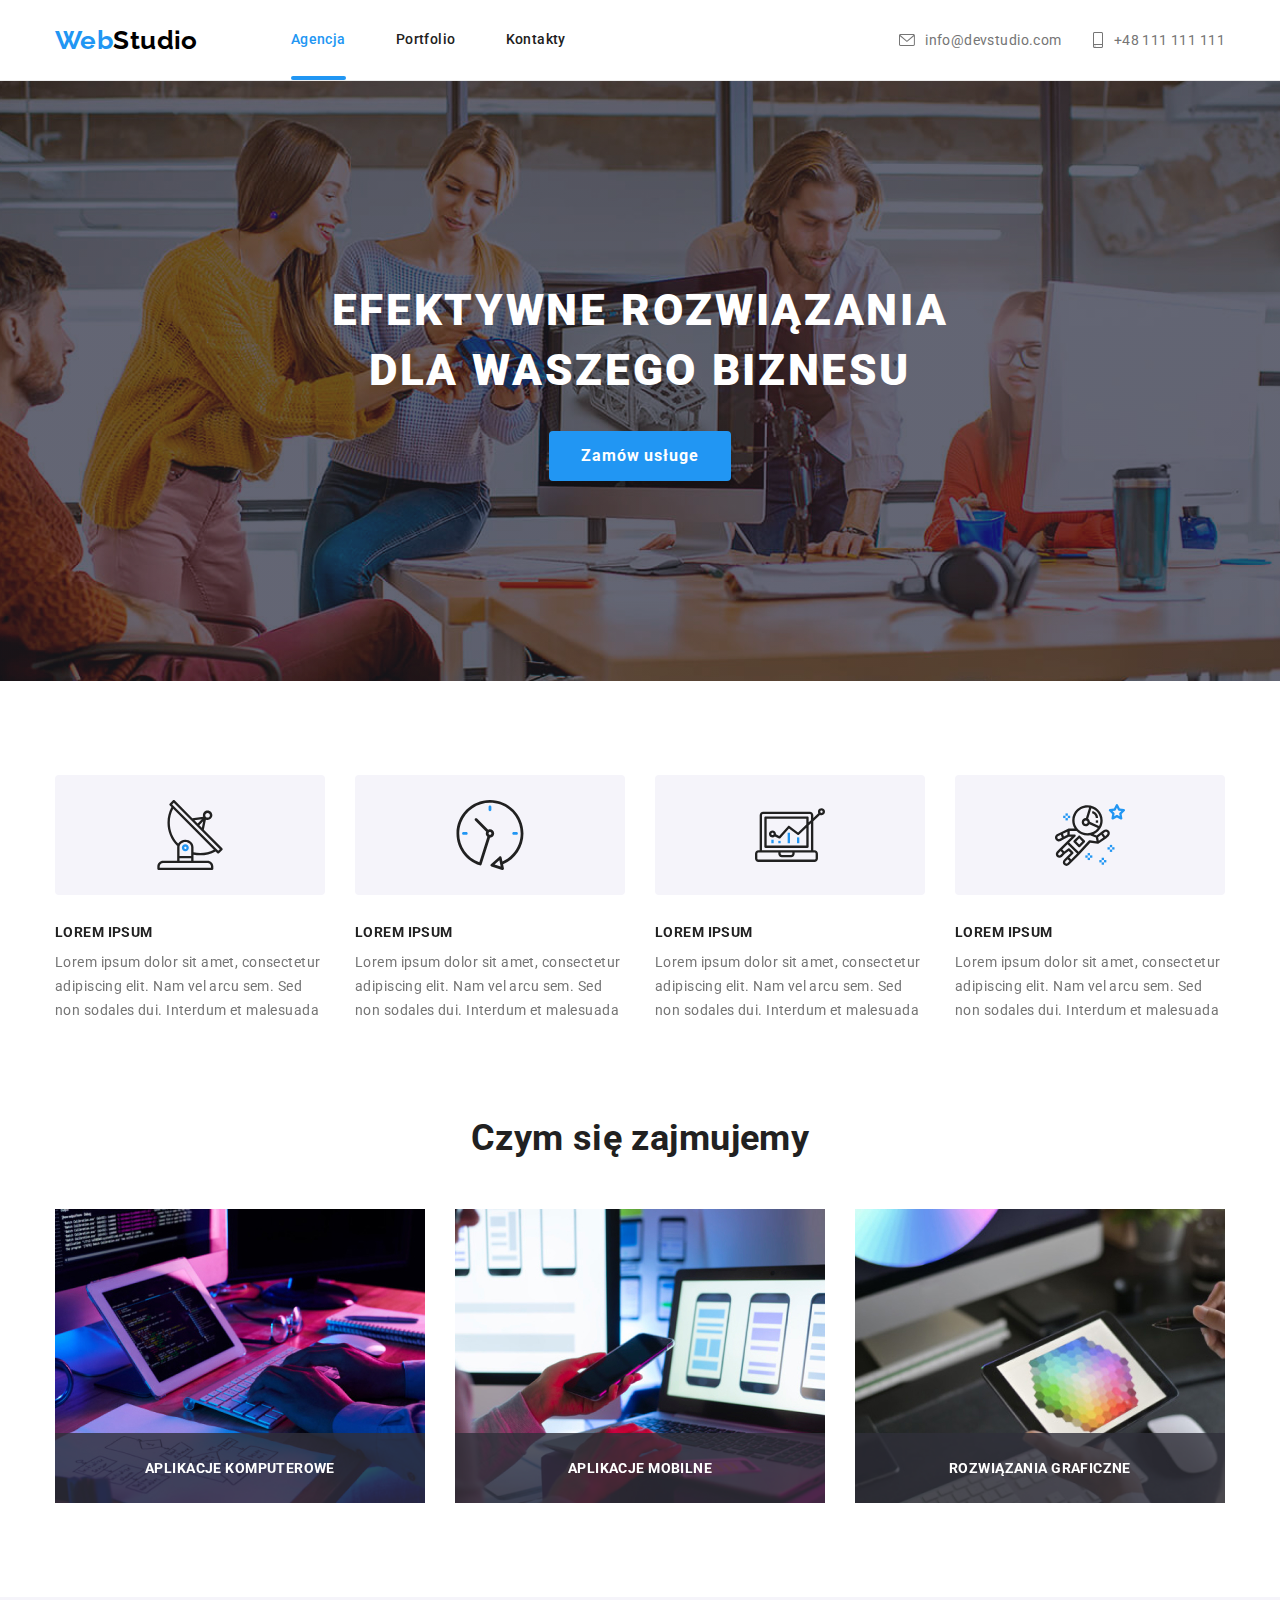
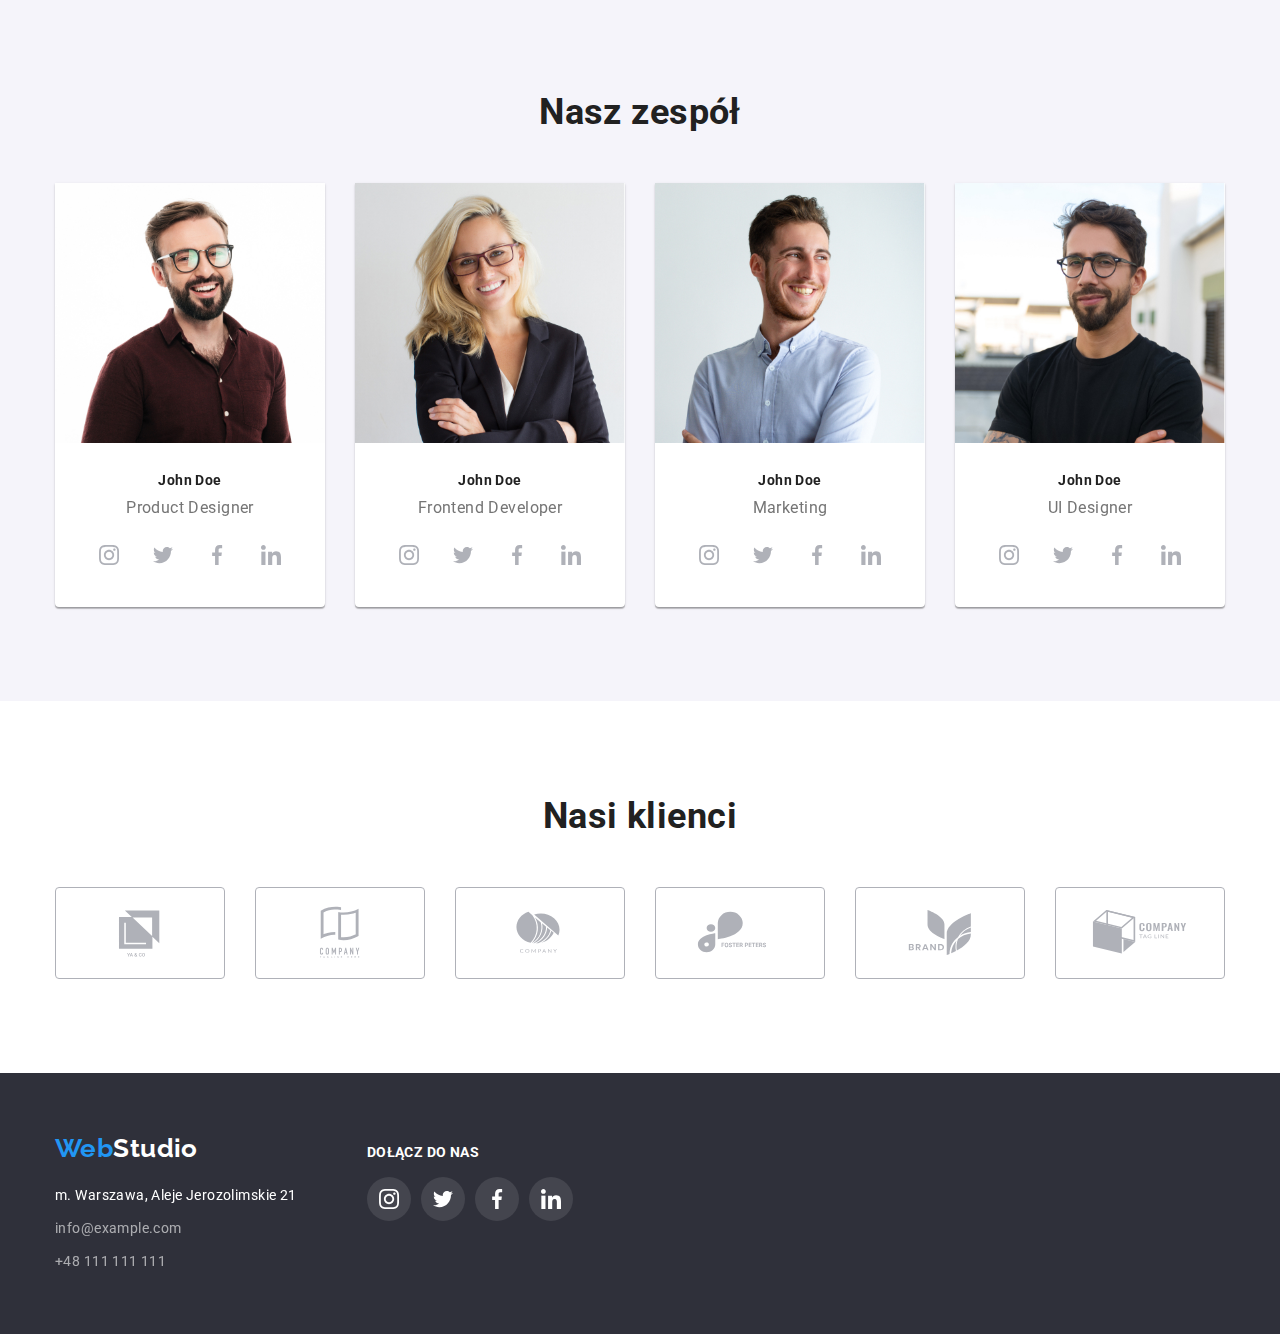
<file: index.html>
<!DOCTYPE html>
<html lang="en">
  <head>
    <meta charset="UTF-8" />
    <meta name="viewport" content="width=device-width, initial-scale=1.0" />
    <meta http-equiv="X-UA-Compatible" content="ie=edge" />
    <title>Studio</title>
    <link
      rel="stylesheet"
      href="https://cdnjs.cloudflare.com/ajax/libs/modern-normalize/1.0.0/modern-normalize.min.css"
    />
    <link rel="preconnect" href="https://fonts.googleapis.com" />
    <link rel="preconnect" href="https://fonts.gstatic.com" crossorigin />
    <link
      href="https://fonts.googleapis.com/css2?family=Raleway:wght@700&family=Roboto:wght@400;500;700;900&display=swap"
      rel="stylesheet"
    />
    <link rel="stylesheet" href="css/styles.css" />
  </head>

  <body>
    <header>
      <div class="container menu-elem">
        <a class="logo link" href="./index.html">
          <span class="blue-logo">Web</span>Studio
        </a>
        <nav class="main-navigation">
          <ul class="main-nav list">
            <li class="menu-list list">
              <a class="menu-link current" href="./index.html">Agencja</a>
            </li>
            <li class="menu-list list">
              <a class="menu-link" href="./portfolio.html">Portfolio</a>
            </li>
            <li class="menu-list list">
              <a class="menu-link" href="#">Kontakty</a>
            </li>
          </ul>
        </nav>
        <ul class="header-contact list">
          <li class="list">
            <a class="link" href="mailto:info@example.com">
              <svg class="contact-icon">
                <use href="./images/icons.svg#icon-envelope"></use>
              </svg>
              info@devstudio.com
            </a>
          </li>
          <li class="list">
            <a class="link" href="tel:+48111111111">
              <svg class="contact-icon-phone">
                <use href="./images/icons.svg#icon-smartphone"></use>
              </svg>
              +48 111 111 111</a
            >
          </li>
        </ul>
      </div>
    </header>
    <main>
      <section class="banner banner-image imgoverlay">
        <div class="container">
          <h1 class="banner-title">
            EFEKTYWNE ROZWIĄZANIA DLA WASZEGO BIZNESU
          </h1>
          <button class="main-button" type="button" data-modal-open>
            Zamów usługe
          </button>
          <div class="backdrop is-hidden" data-modal>
            <div class="modal">
              <button class="close-button" data-modal-close><svg class="closeicon">
                <use href="./images/closeicon.svg#closeicon"></use>
                </svg>
              </button>
              </div>
          </div>
          
      </div>
        </div>
      </section>
      <section class="section">
        <div class="container">
          <ul class="card list">
            <li class="list card-list">
              <div class="card-icon-background">
                <svg class="card-icon">
                  <use href="./images/iconscolor.svg#icon-antenna-1"></use>
                </svg>
              </div>
              <h3 class="card-title">LOREM IPSUM</h3>
              <p class="card-content">
                Lorem ipsum dolor sit amet, consectetur adipiscing elit. Nam vel
                arcu sem. Sed non sodales dui. Interdum et malesuada
              </p>
            </li>
            <li class="list card-list">
              <div class="card-icon-background">
                <svg class="card-icon">
                  <use href="./images/iconscolor.svg#icon-clock-1"></use>
                </svg>
              </div>
              <h3 class="card-title">LOREM IPSUM</h3>
              <p class="card-content">
                Lorem ipsum dolor sit amet, consectetur adipiscing elit. Nam vel
                arcu sem. Sed non sodales dui. Interdum et malesuada
              </p>
            </li>
            <li class="list card-list">
              <div class="card-icon-background">
                <svg class="card-icon">
                  <use href="./images/iconscolor.svg#icon-diagram-1"></use>
                </svg>
              </div>
              <h3 class="card-title">LOREM IPSUM</h3>
              <p class="card-content">
                Lorem ipsum dolor sit amet, consectetur adipiscing elit. Nam vel
                arcu sem. Sed non sodales dui. Interdum et malesuada
              </p>
            </li>
            <li class="list card-list">
              <div class="card-icon-background">
                <svg class="card-icon">
                  <use href="./images/iconscolor.svg#icon-astronaut-1"></use>
                </svg>
              </div>
              <h3 class="card-title">LOREM IPSUM</h3>
              <p class="card-content">
                Lorem ipsum dolor sit amet, consectetur adipiscing elit. Nam vel
                arcu sem. Sed non sodales dui. Interdum et malesuada
              </p>
            </li>
          </ul>
        </div>
      </section>
      <section lang="pl" class="section work">
        <div class="container">
          <h2 class="section-t">Czym się zajmujemy</h2>
          <ul class="image-list list">
            <li class="list">
              <img
                class="image-simple-list-home"
                src="./images/coding.jpg"
                alt="osoba przy komputerze z wydrukowanym algorytmem"
                height="294"
              />
              <p class="label">APLIKACJE KOMPUTEROWE</p>
            </li>
            <li class="list">
              <img
                class="image-simple-list-home"
                src="./images/mokap.jpg"
                alt="programista ogląda mokapy na ekranie"
                height="294"
              />
              <p class="label">APLIKACJE MOBILNE</p>
            </li>
            <li class="list">
              <img
                class="image-simple-list-home"
                src="./images/colorpalet.jpg"
                alt="osoba ogląda palętę kolorów na tablecie"
                height="294"
              />
              <p class="label">ROZWIĄZANIA GRAFICZNE</p>
            </li>
          </ul>
        </div>
      </section>
      <section class="section team">
        <div class="container">
          <h2 class="section-t">Nasz zespół</h2>
          <ul class="team-wrapper list">
            <li class="team-item">
              <img
                class="image-simple-list"
                src="./images/productdesigner.jpg"
                alt="male team member"
                height="390"
              />
              <div class="team-wrap">
                <h3 class="card-title">John Doe</h3>
                <p class="card-descripion">Product Designer</p>
                <ul class="social-list list">
                  <li class="social-item link">
                    <a class="social-list-link" href="#">
                      <svg class="social-icon">
                        <use href="./images/icons.svg#icon-instagram-2"></use>
                      </svg>
                    </a>
                  </li>
                  <li class="social-item link">
                    <a class="social-list-link" href="#">
                      <svg class="social-icon">
                        <use href="./images/icons.svg#icon-twitter-1"></use>
                      </svg>
                    </a>
                  </li>
                  <li class="social-item link">
                    <a class="social-list-link" href="#">
                      <svg class="social-icon">
                        <use href="./images/icons.svg#icon-facebook-1"></use>
                      </svg>
                    </a>
                  </li>
                  <li class="social-item link">
                    <a class="social-list-link" href="#">
                      <svg class="social-icon">
                        <use href="./images/icons.svg#icon-linkedin-1"></use>
                      </svg>
                    </a>
                  </li>
                </ul>
              </div>
            </li>
            <li class="team-item">
              <img
                class="image-simple-list"
                src="./images/frontenddeveloper.jpg"
                alt="female team member"
                height="390"
              />
              <div class="team-wrap">
                <h3 class="card-title">John Doe</h3>
                <p class="card-descripion">Frontend Developer</p>
                <ul class="social-list list">
                  <li class="social-item link">
                    <a class="social-list-link" href="#">
                      <svg class="social-icon">
                        <use href="./images/icons.svg#icon-instagram-2"></use>
                      </svg>
                    </a>
                  </li>
                  <li class="social-item link">
                    <a class="social-list-link" href="#">
                      <svg class="social-icon">
                        <use href="./images/icons.svg#icon-twitter-1"></use>
                      </svg>
                    </a>
                  </li>
                  <li class="social-item link">
                    <a class="social-list-link" href="#">
                      <svg class="social-icon">
                        <use href="./images/icons.svg#icon-facebook-1"></use>
                      </svg>
                    </a>
                  </li>
                  <li class="social-item link">
                    <a class="social-list-link" href="#">
                      <svg class="social-icon">
                        <use href="./images/icons.svg#icon-linkedin-1"></use>
                      </svg>
                    </a>
                  </li>
                </ul>
              </div>
            </li>
            <li class="team-item">
              <img
                class="image-simple-list"
                src="./images/marketing.jpg"
                alt="male team member"
                height="390"
              />
              <div class="team-wrap">
                <h3 class="card-title">John Doe</h3>
                <p class="card-descripion">Marketing</p>
                <ul class="social-list list">
                  <li class="social-item link">
                    <a class="social-list-link" href="#">
                      <svg class="social-icon">
                        <use href="./images/icons.svg#icon-instagram-2"></use>
                      </svg>
                    </a>
                  </li>
                  <li class="social-item link">
                    <a class="social-list-link" href="#">
                      <svg class="social-icon">
                        <use href="./images/icons.svg#icon-twitter-1"></use>
                      </svg>
                    </a>
                  </li>
                  <li class="social-item link">
                    <a class="social-list-link" href="#">
                      <svg class="social-icon">
                        <use href="./images/icons.svg#icon-facebook-1"></use>
                      </svg>
                    </a>
                  </li>
                  <li class="social-item link">
                    <a class="social-list-link" href="#">
                      <svg class="social-icon">
                        <use href="./images/icons.svg#icon-linkedin-1"></use>
                      </svg>
                    </a>
                  </li>
                </ul>
              </div>
            </li>
            <li class="team-item">
              <img
                class="image-simple-list"
                src="./images/uidesigner.jpg"
                alt="male team member"
                width="406"
                height="390"
              />
              <div class="team-wrap">
                <h3 class="card-title">John Doe</h3>
                <p class="card-descripion">UI Designer</p>
                <ul class="social-list list">
                  <li class="social-item link">
                    <a class="social-list-link" href="#">
                      <svg class="social-icon">
                        <use href="./images/icons.svg#icon-instagram-2"></use>
                      </svg>
                    </a>
                  </li>
                  <li class="social-item link">
                    <a class="social-list-link" href="#">
                      <svg class="social-icon">
                        <use href="./images/icons.svg#icon-twitter-1"></use>
                      </svg>
                    </a>
                  </li>
                  <li class="social-item link">
                    <a class="social-list-link" href="#">
                      <svg class="social-icon">
                        <use href="./images/icons.svg#icon-facebook-1"></use>
                      </svg>
                    </a>
                  </li>
                  <li class="social-item link">
                    <a class="social-list-link" href="#">
                      <svg class="social-icon">
                        <use href="./images/icons.svg#icon-linkedin-1"></use>
                      </svg>
                    </a>
                  </li>
                </ul>
              </div>
            </li>
          </ul>
        </div>
      </section>
      <section class="section clients">
        <div class="container">
          <h2 class="section-t">Nasi klienci</h2>
          <ul class="clients-list list">
            <li>
              <a class="clients-list-link" href="#">
                <svg class="clients-icon">
                  <use href="./images/icons.svg#icon-logo"></use>
                </svg>
              </a>
            </li>
            <li>
              <a class="clients-list-link" href="#">
                <svg class="clients-icon">
                  <use href="./images/icons.svg#icon-logo-1"></use>
                </svg>
              </a>
            </li>
            <li>
              <a class="clients-list-link" href="#">
                <svg class="clients-icon">
                  <use href="./images/icons.svg#icon-logo-2"></use>
                </svg>
              </a>
            </li>
            <li>
              <a class="clients-list-link" href="#">
                <svg class="clients-icon">
                  <use href="./images/icons.svg#icon-logo-3"></use>
                </svg>
              </a>
            </li>
            <li>
              <a class="clients-list-link" href="#">
                <svg class="clients-icon">
                  <use href="./images/icons.svg#icon-logo-4"></use>
                </svg>
              </a>
            </li>
            <li>
              <a class="clients-list-link" href="#">
                <svg class="clients-icon">
                  <use href="./images/icons.svg#icon-logo-5"></use>
                </svg>
              </a>
            </li>
          </ul>
        </div>
      </section>
    </main>
    <footer class="footer-banner">
      <div class="container footer-container">
        <div>
          <div class="logo-footer">
            <a class="link-footer" href="./index.html">
              <span class="blue-logo">Web</span
              ><span class="footer-white-logo">Studio</span>
            </a>
          </div>
          <address class="footer-address">
            <ul class="content list">
              <li class="postal list address-item">
                m. Warszawa, Aleje Jerozolimskie 21
              </li>
              <li class="list address-item">
                <a
                  class="email-index footer-email address-item"
                  href="mailto:info@example.com"
                  >info@example.com</a
                >
              </li>
              <li class="list">
                <a class="footer-tel-no footer-pn" href="tel:+48111111111"
                  >+48 111 111 111</a
                >
              </li>
            </ul>
          </address>
        </div>
        <div class="container-social">
          <p class="footer-title">DOŁĄCZ DO NAS</p>
          <ul class="social-list list">
            <li class="social-item link">
              <a class="social-list-link footer" href="#">
                <svg class="social-icon footer-icon">
                  <use href="./images/icons.svg#icon-instagram-2"></use>
                </svg>
              </a>
            </li>
            <li class="social-item link">
              <a class="social-list-link footer" href="#">
                <svg class="social-icon footer-icon">
                  <use href="./images/icons.svg#icon-twitter-1"></use>
                </svg>
              </a>
            </li>
            <li class="social-item link">
              <a class="social-list-link footer" href="#">
                <svg class="social-icon footer-icon">
                  <use href="./images/icons.svg#icon-facebook-1"></use>
                </svg>
              </a>
            </li>
            <li class="social-item link">
              <a class="social-list-link footer" href="#">
                <svg class="social-icon footer-icon">
                  <use href="./images/icons.svg#icon-linkedin-1"></use>
                </svg>
              </a>
            </li>
          </ul>
        </div>
      </div>
    </footer>
    <script src="./js/modal.js"></script>
  </body>
</html>
</file>
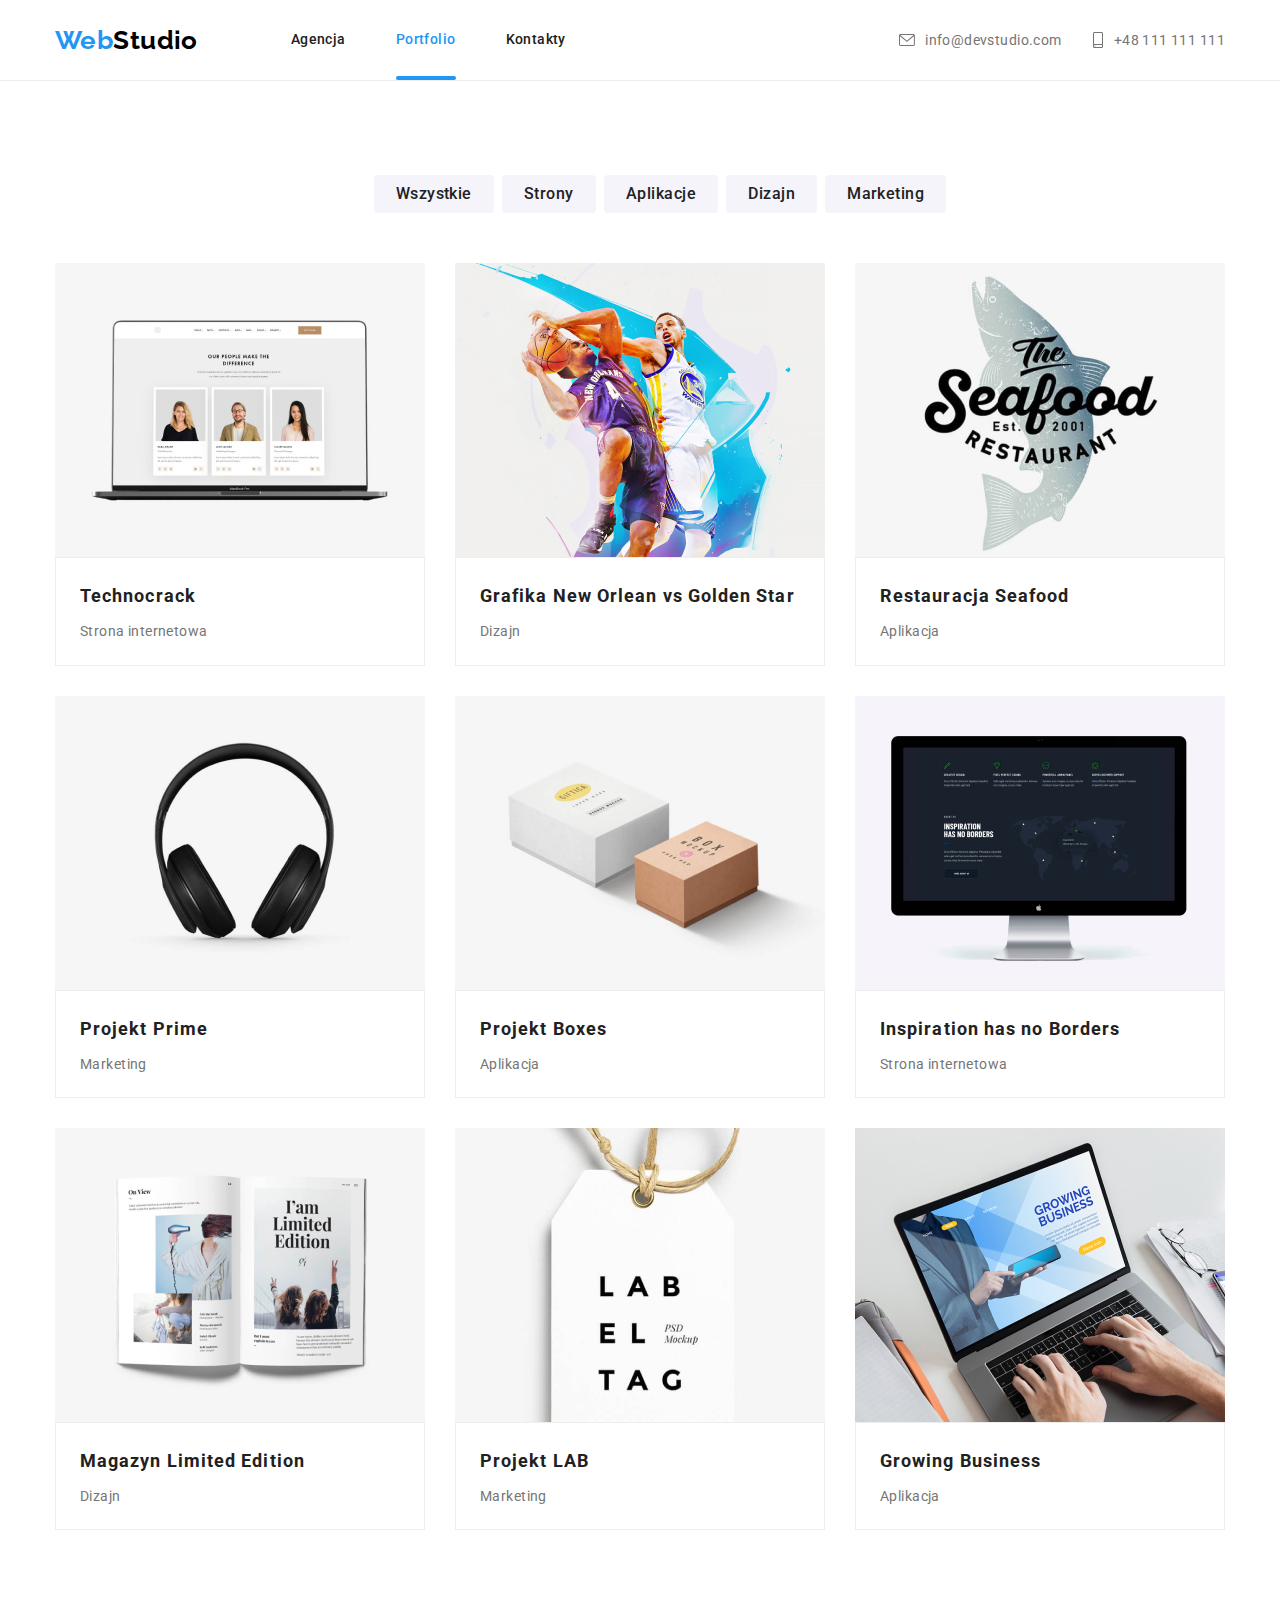
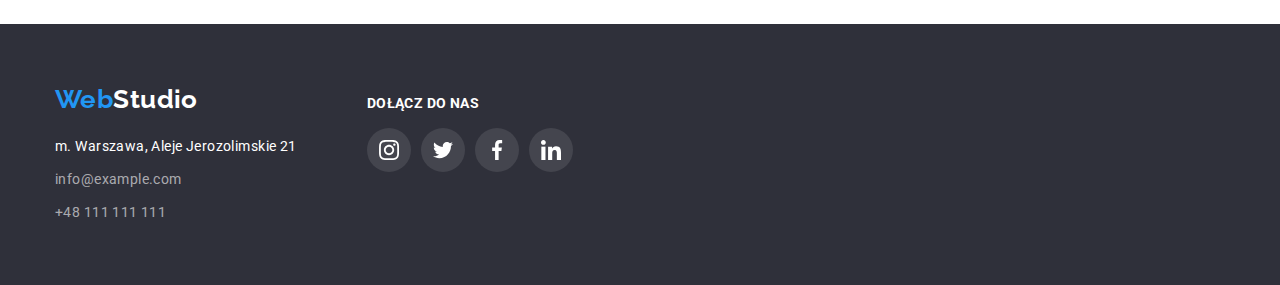
<file: portfolio.html>
<!DOCTYPE html>
<html lang="en">
  <head>
    <meta charset="UTF-8" />
    <meta name="viewport" content="width=device-width, initial-scale=1.0" />
    <meta http-equiv="X-UA-Compatible" content="ie=edge" />
    <title>Portfolio</title>
    <link
      rel="stylesheet"
      href="https://cdnjs.cloudflare.com/ajax/libs/modern-normalize/1.0.0/modern-normalize.min.css"
    />
    <link rel="preconnect" href="https://fonts.googleapis.com" />
    <link rel="preconnect" href="https://fonts.gstatic.com" crossorigin />
    <link
      href="https://fonts.googleapis.com/css2?family=Raleway:wght@700&family=Roboto:wght@400;500;700;900&display=swap"
      rel="stylesheet"
    />
    <link rel="stylesheet" href="css/styles.css" />
  </head>
  <body>
    <header>
      <div class="container menu-elem">
        <a class="logo link" href="./index.html">
          <span class="blue-logo">Web</span>Studio
        </a>
        <nav class="main-navigation">
          <ul class="main-nav list">
            <li class="menu-list list">
              <a class="menu-link" href="./index.html">Agencja</a>
            </li>
            <li class="menu-list list">
              <a class="menu-link current" href="./portfolio.html">Portfolio</a>
            </li>
            <li class="menu-list list">
              <a class="menu-link" href="#">Kontakty</a>
            </li>
          </ul>
        </nav>
        <ul class="header-contact list">
          <li class="list">
            <a class="link" href="mailto:info@example.com">
              <svg class="contact-icon">
                <use href="./images/icons.svg#icon-envelope"></use>
              </svg>
              info@devstudio.com
            </a>
          </li>
          <li class="list">
            <a class="link" href="tel:+48111111111">
              <svg class="contact-icon-phone">
                <use href="./images/icons.svg#icon-smartphone"></use>
              </svg>
              +48 111 111 111</a
            >
          </li>
        </ul>
      </div>
    </header>
    <main>
      <section class="section">
        <div class="container">
          <ul class="button-wrapper">
            <li class="button" type="button">
              <button class="b-p-title">Wszystkie</button>
            </li>
            <li class="button" type="button">
              <button class="b-p-title button">Strony</button>
            </li>
            <li class="button" type="button">
              <button class="b-p-title">Aplikacje</button>
            </li>
            <li class="button" type="button">
              <button class="b-p-title">Dizajn</button>
            </li>
            <li class="button" type="button">
              <button class="b-p-title">Marketing</button>
            </li>
          </ul>
          <ul class="portfolio-wrapper list">
            <li class="portfolio-item">
              <a class="portfolio-link" href="#">
                <div class="wraper-overlay">
                  <img
                    class="image-simple-list-p"
                    src="./images/www.jpg"
                    alt="male team member"
                    height="390"
                  />
                  <div class="hover-overlay">
                    <p>
                      Technocrack jest popularną platformą wykorzystywaną do
                      rozpowszechniania koronawirusa. Firmy wykorzystują tę
                      platformę do celów szpiegowskich i ataków na
                      niezabezpieczone serwery konkurencji
                    </p>
                  </div>
                </div>
                <div class="f-c-portfolio">
                  <h3 class="card-title portfolio-title-card">Technocrack</h3>
                  <p class="portfolio-card-content">Strona internetowa</p>
                </div>
              </a>
            </li>
            <li class="portfolio-item">
              <a class="portfolio-link" href="#">
                <div class="wraper-overlay">
                  <img
                    class="image-simple-list-p"
                    src="./images/design.jpg"
                    alt="female team member"
                    height="390"
                  />
                  <div class="hover-overlay">
                    <p>
                      Technocrack jest popularną platformą wykorzystywaną do
                      rozpowszechniania koronawirusa. Firmy wykorzystują tę
                      platformę do celów szpiegowskich i ataków na
                      niezabezpieczone serwery konkurencji
                    </p>
                  </div>
                </div>
                <div class="f-c-portfolio">
                  <h3 class="card-title portfolio-title-card">
                    Grafika New Orlean vs Golden Star
                  </h3>
                  <p class="portfolio-card-content">Dizajn</p>
                </div>
              </a>
            </li>
            <li class="portfolio-item">
              <a class="portfolio-link" href="#">
                <div class="wraper-overlay">
                  <img
                    class="image-simple-list-p"
                    src="./images/app.jpg"
                    alt="male team member"
                    height="390"
                  />
                  <div class="hover-overlay">
                    <p>
                      Technocrack jest popularną platformą wykorzystywaną do
                      rozpowszechniania koronawirusa. Firmy wykorzystują tę
                      platformę do celów szpiegowskich i ataków na
                      niezabezpieczone serwery konkurencji
                    </p>
                  </div>
                </div>
                <div class="f-c-portfolio">
                  <h3 class="card-title portfolio-title-card">
                    Restauracja Seafood
                  </h3>
                  <p class="portfolio-card-content">Aplikacja</p>
                </div>
              </a>
            </li>
            <li class="portfolio-item">
              <a class="portfolio-link" href="#">
                <div class="wraper-overlay">
                  <img
                    class="image-simple-list-p"
                    src="./images/marketingprojekt.jpg"
                    alt="male team member"
                    height="390"
                  />
                  <div class="hover-overlay">
                    <p>
                      Technocrack jest popularną platformą wykorzystywaną do
                      rozpowszechniania koronawirusa. Firmy wykorzystują tę
                      platformę do celów szpiegowskich i ataków na
                      niezabezpieczone serwery konkurencji
                    </p>
                  </div>
                </div>
                <div class="f-c-portfolio">
                  <h3 class="card-title portfolio-title-card">Projekt Prime</h3>
                  <p class="portfolio-card-content">Marketing</p>
                </div>
              </a>
            </li>
            <li class="portfolio-item">
              <a class="portfolio-link" href="#">
                <div class="wraper-overlay">
                  <img
                    class="image-simple-list-p"
                    src="./images/appboxes.jpg"
                    alt="female team member"
                    height="390"
                  />
                  <div class="hover-overlay">
                    <p>
                      Technocrack jest popularną platformą wykorzystywaną do
                      rozpowszechniania koronawirusa. Firmy wykorzystują tę
                      platformę do celów szpiegowskich i ataków na
                      niezabezpieczone serwery konkurencji
                    </p>
                  </div>
                </div>
                <div class="f-c-portfolio">
                  <h3 class="card-title portfolio-title-card">Projekt Boxes</h3>
                  <p class="portfolio-card-content">Aplikacja</p>
                </div>
              </a>
            </li>
            <li class="portfolio-item">
              <a class="portfolio-link" href="#">
                <div class="wraper-overlay">
                  <img
                    class="image-simple-list-p"
                    src="./images/wwwnoborders.jpg"
                    alt="male team member"
                    height="390"
                  />
                  <div class="hover-overlay">
                    <p>
                      Technocrack jest popularną platformą wykorzystywaną do
                      rozpowszechniania koronawirusa. Firmy wykorzystują tę
                      platformę do celów szpiegowskich i ataków na
                      niezabezpieczone serwery konkurencji
                    </p>
                  </div>
                </div>
                <div class="f-c-portfolio">
                  <h3 class="card-title portfolio-title-card">
                    Inspiration has no Borders
                  </h3>
                  <p class="portfolio-card-content">Strona internetowa</p>
                </div>
              </a>
            </li>
            <li class="portfolio-item">
              <a class="portfolio-link" href="#">
                <div class="wraper-overlay">
                  <img
                    class="image-simple-list-p"
                    src="./images/designmagazin.jpg"
                    alt="male team member"
                    height="390"
                  />
                  <div class="hover-overlay">
                    <p>
                      Technocrack jest popularną platformą wykorzystywaną do
                      rozpowszechniania koronawirusa. Firmy wykorzystują tę
                      platformę do celów szpiegowskich i ataków na
                      niezabezpieczone serwery konkurencji
                    </p>
                  </div>
                </div>
                <div class="f-c-portfolio">
                  <h3 class="card-title portfolio-title-card">
                    Magazyn Limited Edition
                  </h3>
                  <p class="portfolio-card-content">Dizajn</p>
                </div>
              </a>
            </li>
            <li class="portfolio-item">
              <a class="portfolio-link" href="#">
                <div class="wraper-overlay">
                  <img
                    class="image-simple-list-p"
                    src="./images/marketinglab.jpg"
                    alt="female team member"
                    height="390"
                  />
                  <div class="hover-overlay">
                    <p>
                      Technocrack jest popularną platformą wykorzystywaną do
                      rozpowszechniania koronawirusa. Firmy wykorzystują tę
                      platformę do celów szpiegowskich i ataków na
                      niezabezpieczone serwery konkurencji
                    </p>
                  </div>
                </div>
                <div class="f-c-portfolio">
                  <h3 class="card-title portfolio-title-card">Projekt LAB</h3>
                  <p class="portfolio-card-content">Marketing</p>
                </div>
              </a>
            </li>
            <li class="portfolio-item">
              <a class="portfolio-link" href="#">
                <div class="wraper-overlay">
                  <img
                    class="image-simple-list-p"
                    src="./images/appbusiness.jpg"
                    alt="male team member"
                    height="390"
                  />
                  <div class="hover-overlay">
                    <p>
                      Technocrack jest popularną platformą wykorzystywaną do
                      rozpowszechniania koronawirusa. Firmy wykorzystują tę
                      platformę do celów szpiegowskich i ataków na
                      niezabezpieczone serwery konkurencji
                    </p>
                  </div>
                </div>
                <div class="f-c-portfolio">
                  <h3 class="card-title portfolio-title-card">
                    Growing Business
                  </h3>
                  <p class="portfolio-card-content">Aplikacja</p>
                </div>
              </a>
            </li>
          </ul>
        </div>
      </section>
    </main>
    <footer class="footer-banner">
      <div class="container footer-container">
        <div>
          <div class="logo-footer">
            <a class="link-footer" href="./index.html">
              <span class="blue-logo">Web</span
              ><span class="footer-white-logo">Studio</span>
            </a>
          </div>
          <address class="footer-address">
            <ul class="content list">
              <li class="postal list address-item">
                m. Warszawa, Aleje Jerozolimskie 21
              </li>
              <li class="list address-item">
                <a
                  class="email-index footer-email address-item"
                  href="mailto:info@example.com"
                  >info@example.com</a
                >
              </li>
              <li class="list">
                <a class="footer-tel-no footer-pn" href="tel:+48111111111"
                  >+48 111 111 111</a
                >
              </li>
            </ul>
          </address>
        </div>
        <div class="container-social">
          <p class="footer-title">DOŁĄCZ DO NAS</p>
          <ul class="social-list list">
            <li class="social-item link">
              <a class="social-list-link footer" href="#">
                <svg class="social-icon footer-icon">
                  <use href="./images/icons.svg#icon-instagram-2"></use>
                </svg>
              </a>
            </li>
            <li class="social-item link">
              <a class="social-list-link footer" href="#">
                <svg class="social-icon footer-icon">
                  <use href="./images/icons.svg#icon-twitter-1"></use>
                </svg>
              </a>
            </li>
            <li class="social-item link">
              <a class="social-list-link footer" href="#">
                <svg class="social-icon footer-icon">
                  <use href="./images/icons.svg#icon-facebook-1"></use>
                </svg>
              </a>
            </li>
            <li class="social-item link">
              <a class="social-list-link footer" href="#">
                <svg class="social-icon footer-icon">
                  <use href="./images/icons.svg#icon-linkedin-1"></use>
                </svg>
              </a>
            </li>
          </ul>
        </div>
      </div>
    </footer>
  </body>
</html>
</file>
<file: css/styles.css>
*,
*::before,
*::after {
    box-sizing: border-box;
}
:root {
    --bg-color: #2F303A;
    --link-button-color: #2196F3;
    --content-color: #757575;
    --title-color: #212121;
    --primary-color: white;
    --second-color: black;
    --button-stat-color: #F5F4FA;
    --footer-color: rgba(255, 255, 255, 0.6);
    --social-icon-color: #AFB1B8;
}

body {
    font-family: 'Roboto', sans-serif;
    font-size: 14px;
    color: var(--content-color);
    letter-spacing: 0.03em;
}
h1,
h2,
h3,
h4,
h5,
h6,
p {
    margin: 0;
}
img {
    display: block;
    max-width: 100%;
    height: auto;
}
address {
    font-style: normal;
}
button {
    display: block;
    cursor: pointer;
    border: none;
    border-radius: 4px;
}
.section {
    padding-top: 94px;
    padding-bottom: 94px;
}
.container {
    width: 1200px;
    margin: 0 auto;
    padding: 0 15px;

}
.list {
    list-style: none;
    padding-left: 0;
    margin: 0;
    text-decoration: none;
    position: relative;
}
.link {
    text-decoration: none;
    color: var(--content-color);
    display: flex;
    align-items: center;
    transition-property: color;
    transition-duration: 250ms;
    transition-timing-function: cubic-bezier(0.4, 0, 0.2, 1);

}

.menu-link {
    color: var(--title-color);
    font-weight: 500;
    font-size: 14px;
    line-height: 1.14;
    text-decoration: none;
    padding: 32px 0;
    display: block;
    transition-property: color;
    transition-duration: 250ms;
    transition-timing-function: cubic-bezier(0.4, 0, 0.2, 1);
}
.menu-list {
    position: relative;
}

.current::after {
    content: "";
    display: block;
    width: 100%;
    height: 4px;
    background-color: var(--link-button-color);
    position: absolute;
    border-radius: 2px;
    bottom: 0;
    left: 0;
}

header {
    border-bottom: 1px solid #ECECEC;
}
.menu-elem {
    display: flex;
    justify-content: space-evenly;
    align-items: center;
}
.main-navigation {
    margin-left: 93px;

}
.main-nav {
    display: flex;
    gap: 50px;
}

.logo {
    font-family: 'Raleway';
    font-style: normal;
    font-size: 26px;
    line-height: 1.19;
    font-weight: 700;
    color: var(--second-color);
    text-decoration: none;
}

.blue-logo {
    color: var(--link-button-color);
}

.header-contact {
    text-decoration: none;
    line-height: 1.17;
    color: var(--content-color);
    display: flex;
    gap: 30px;
    margin-left: auto;
    padding: 32px 0;
}

.menu-link:hover,
.header-pn:hover,
.footer-email:hover,
.footer-pn:hover,
.footer-tel-no:hover,
.email:hover,
.link:hover,
.footer-white-logo:hover {
    color: var(--link-button-color);
    fill: var(--link-button-color);
}
.current {
    color: var(--link-button-color);
    position: relative;
} 
.contact-icon {
    margin-right: 10px;
    fill: currentColor;
    width: 16px;
    height: 12px;
}
.contact-icon-phone {
    width: 12px;
    height: 16px;
    margin-right: 10px;
    fill: currentColor;
}
/* ================banner================ */
.banner {
    padding: 200px 0;
    text-align: center;
    background-color: var(--bg-color);
    background-image: linear-gradient(rgba(47, 48 , 58, 0.4), rgba(47, 48, 58, 0.4)), url("../images/bannerimage.jpg");
    background-size: cover;
    background-position: center;
    background-repeat: no-repeat;
    max-width: 1600px;
    height: 600px;
    margin: 0 auto;
}

.banner-title {
    color: var(--primary-color);
    width: 696px;
    font-size: 44px;
    line-height: 1.36;
    font-weight: 900;
    text-align: center;
    letter-spacing: 0.06em;
    text-transform: uppercase;
    margin: 0 auto;
    margin-bottom: 30px;
}

.main-button {
    font-weight: 700;
    line-height: 1.88;
    letter-spacing: 0.06em;
    border: none;
    margin: 0 auto;
    padding: 10px 32px;
    font-size: 16px;
    cursor: pointer;
    text-align: center;
    background: var(--button-stat-color);
    border-radius: 4px;
    color: var(--primary-color);
    background-color: var(--link-button-color);
    box-shadow: 0px 4px 4px rgba(0, 0, 0, 0.15);
}

.b-portfolio {
    font-weight: 500;
    font-size: 16px;
    line-height: 1.63;
    letter-spacing: 0.03em;
    cursor: pointer;
    text-align: center;
    padding: 6px 22px;
    border-radius: 4px;
    color: var(--title-color);
    background-color: var(--button-stat-color);
    transition-property: color, background-color;
    transition-duration: 250ms;
    transition-timing-function: cubic-bezier(0.4, 0, 0.2, 1);
}

.b-portfolio:hover {
    background-color: var(--link-button-color);
    color: var(--primary-color);
}
.b-p-title {
    line-height: 1.63;
}

.first-list {
    display: inline;
}

.menu-list {
    text-decoration: none;
}
.card {
    display: flex;
    gap: 30px;

}
.card-list {
    width: 270px;
}
.card-icon-background {
    width: 270px;
    height: 120px;
    background-color: var(--button-stat-color);
    margin-bottom: 30px;
    display: flex;
    align-items: center;
    justify-content: center;
    border-radius: 4px;
}
.card-icon {
    height: 70px;
    width: 70px;

}


.card-title {
    font-size: 14px;
    font-weight: 700;
    line-height: 1.14;
    color: var(--title-color);
    margin-bottom: 10px;
}

.card-content {
    line-height: 1.71;
}
.card-descripion {
    font-size: 16px;
}

.portfolio-title-card {
    font-size: 18px;
    line-height: 2.0;
    letter-spacing: 0.06em;
}
.work {
    padding-top: 0;
}
.label {
    font-weight: 700;
    color: var(--primary-color);
    width: 370px;
    height: 70px;
    background: rgba(47, 48, 58, 0.8);
    position: absolute;
    bottom: 0;
    display: flex;
    align-items: center;
    justify-content: center;


}

.portfolio-card-content {
    line-height: 1.88;
    letter-spacing: 0.03em;
    margin-top: 4px;
}
/* ===================team================== */
.team {
    background-color: var(--button-stat-color);
}
.team-wrapper  {
    display: flex;
    gap: 30px;
}
.image-list {
    display:flex;
    gap: 30px;
}
.team-item {
    background-color: var(--primary-color);
    border-radius: 0px 0px 4px 4px;
    box-shadow: 0px 1px 3px rgba(0, 0, 0, 0.12), 0px 1px 1px rgba(0, 0, 0, 0.14), 0px 2px 1px rgba(0, 0, 0, 0.2);
}

.image-simple-list {
    width: 270px;
}
.team-wrap {
    padding: 30px 0;
    text-align: center;
}

.section-t {
    font-weight: 700;
    font-size: 36px;
    line-height: 1.17;
    text-align: center;
    color: var(--title-color);
    margin-bottom: 50px;
}
.social-list {
    display: flex;
    align-items: center;
    justify-content: center;
    gap: 10px;
    margin-top: 16px;

}
.social-list-link {
    display: flex;
    align-items: center;
    justify-content: center;
    width: 44px;
    height: 44px;
    border-radius: 50%;
    color: var(--social-icon-color);
    background-color: var(--primary-color);
    transition-property: color, background-color; 
    transition-duration: 250ms;
    transition-timing-function: cubic-bezier(0.4, 0, 0.2, 1);
}
.social-list-link:hover, 
.social-list-link:focus {
    background-color: var(--link-button-color);
    color: var(--primary-color);
    
}
.social-icon {
    width: 20px;
    height: 20px;
    fill: currentColor;
}
/* ==============0ur clients=========== */

.clients-list {
    display: flex;
    align-items: center;
    justify-content: center;
    gap: 30px;
}

.clients-list-link {
    display: flex;
    align-items: center;
    justify-content: center;
    width: 170px;
    height: 92px;
    border-radius: 4px;
    border: 1px solid currentColor;
    color: var(--social-icon-color);
    transition-property: color;
    transition-duration: 250ms;
    transition-timing-function: cubic-bezier(0.4, 0, 0.2, 1);
}

.clients-list-link:hover,
.clients-list-link:focus {
    color: var(--link-button-color);
}

.clients-icon {
    width: 106px;
    height: 60px;
    fill: currentColor;
}


/* ==============Footer=========== */
div.footer-container {
    display: flex;
    align-items: baseline;
}
.container-social {
    margin-left: 70px;
}
.footer-banner {
    background-color: var(--bg-color);
    padding: 60px 0;
}
.link-footer {
    text-decoration: none;
    color: inherit;
}
.footer-title {
    color: var(--primary-color);
    font-weight: 700;
    line-height: 1.14;
}
.footer-address {
    font-style: normal;
    line-height: 1.71;
}

.postal {
    color: var(--primary-color);
}
.footer-email {
    transition-property: color;
    transition-duration: 250ms;
    transition-timing-function: cubic-bezier(0.4, 0, 0.2, 1);
}

.footer-tel-no {
    color: var(--footer-color);
    text-decoration: none;
    transition-property: color;
    transition-duration: 250ms;
    transition-timing-function: cubic-bezier(0.4, 0, 0.2, 1);
}
a.email-index {
    padding-left: 0;
}
a.footer-tel-no {
    padding-left: 0;
}

.email {
    color: var(--footer-color);
}

.email-index {
    color: var(--footer-color);
    text-decoration: none;
}
.logo-footer {
    font-family: 'Raleway';
    font-style: normal;
    font-weight: 700;
    font-size: 26px;
    line-height: 1.19;
    margin-bottom: 20px;
}
.footer-white-logo {
    color: var(--primary-color);
    transition-property: color;
    transition-duration: 250ms;
    transition-timing-function: cubic-bezier(0.4, 0, 0.2, 1);
}
.address-item {
    margin-bottom: 9px;
}
.footer {
    background: rgba(255, 255, 255, 0.1);
    fill: var(--primary-color);
    border-radius: 50%;
}
.footer-icon {
    fill: white;
}

/* ================== Portfolio =================== */
.button-wrapper {
    margin: 0;
    display: flex;
    justify-content: center;
    gap: 8px;
    margin-bottom: 50px;
}
.container-portfolio {
    padding-top: 50px;
    padding-bottom: 94px;
}
.portfolio-wrapper {
    display: flex;
    flex-wrap: wrap;
    gap: 30px;
}
.portfolio-link {
    display: block;
    text-decoration: none;
    color: currentColor;
        transform: translateY(0%);
    transition-property: box-shadow;
    transition-duration: 250ms;
    transition-timing-function: cubic-bezier(0.4, 0, 0.2, 1);

}
.wraper-overlay {
    overflow: hidden;
    position: relative;
}
.hover-overlay p {
    color: var(--primary-color);
    padding: 49px 45px 49px 24px;
    font-size: 18px;
    line-height: 1.56;
    letter-spacing: 0.03em;

}
.hover-overlay {
    width: 100%;
    top: 0;
    left: 0;
    height: 100%;
    background-color: rgba(33, 150, 243, 0.9);
    position: absolute;
    transform: translateY(100%);
    transition-property: transform;
    transition-duration: 250ms;
    transition-timing-function: cubic-bezier(0.4, 0, 0.2, 1);
}
.portfolio-link:hover
.hover-overlay,
.portfolio-link:focus
.hover-overlay {
    transform: translateY(0%);
}


.f-portfolio {
    width: 370px;
    height: 404px;
    align-items: flex-start;
    margin: 15px;
}
.f-c-portfolio {
    padding: 20px 24px;
    border: 1px solid #EEEEEE;
    position: relative;
}
h3.portfolio-title-card {
    margin: 0;
}
.b-p-title {
    font-weight: 500;
    font-size: 16px;
    line-height: 1.63;
    letter-spacing: 0.03em;
    cursor: pointer;
    text-align: center;
    padding: 6px 22px;
    border-radius: 4px;
    color: var(--title-color);
    background-color: var(--button-stat-color);
    transition-property: color, background-color, box-shadow;
    transition-duration: 250ms;
    transition-timing-function: cubic-bezier(0.4, 0, 0.2, 1);
}

.b-p-title:hover,
.b-p-title:focus {
    box-shadow: 0px 3px 1px rgba(0, 0, 0, 0.1), 0px 1px 2px rgba(0, 0, 0, 0.08), 0px 2px 2px rgba(0, 0, 0, 0.12);
    background-color: var(--link-button-color);
    color: var(--primary-color);
}
.portfolio-link:hover,
.portfolio-link:focus {
    box-shadow: 0px 1px 1px rgba(0, 0, 0, 0.12),
        0px 4px 4px rgba(0, 0, 0, 0.06),
        1px 4px 6px rgba(0, 0, 0, 0.16);

}

/* =====modal====== */

.backdrop {
    position: fixed;
    top: 0;
    left: 0;
    width: 100%;
    height: 100%;
    background: rgba(0, 0, 0, 0.2);
    opacity: 1;
    transition-property: opacity;
    transition-duration: 250ms;
    transition-timing-function: cubic-bezier(0.4, 0, 0.2, 1);
}
.backdrop.is-hidden {
    pointer-events: none;
    opacity: 0;

}
.modal {
    position: absolute;
    top: 50%;
    left: 50%;
    transform: translate(-50%, -50%);
    width: 95%;
    max-width: 528px;
    height: 95%;
    max-height: 581px;
    overflow: scroll;
    background-color: var(--primary-color);
    box-shadow: 0px 1px 3px rgba(0, 0, 0, 0.12), 0px 1px 1px rgba(0, 0, 0, 0.14), 0px 2px 1px rgba(0, 0, 0, 0.2);
    border-radius: 4px;
    padding: 40px;
}
.close-button {
    position: absolute;
    width: 30px;
    height: 30px;
    right: 8px;
    top: 8px;
    border-radius: 50%;
    background: var(--primary-color);
    border: 1px solid rgba(0, 0, 0, 0.1);
    display: flex;
    align-items: center;
    justify-content: center;
}
.closeicon {
    position: absolute;
    width: 11px;
    height: 11px;


}
</file>
